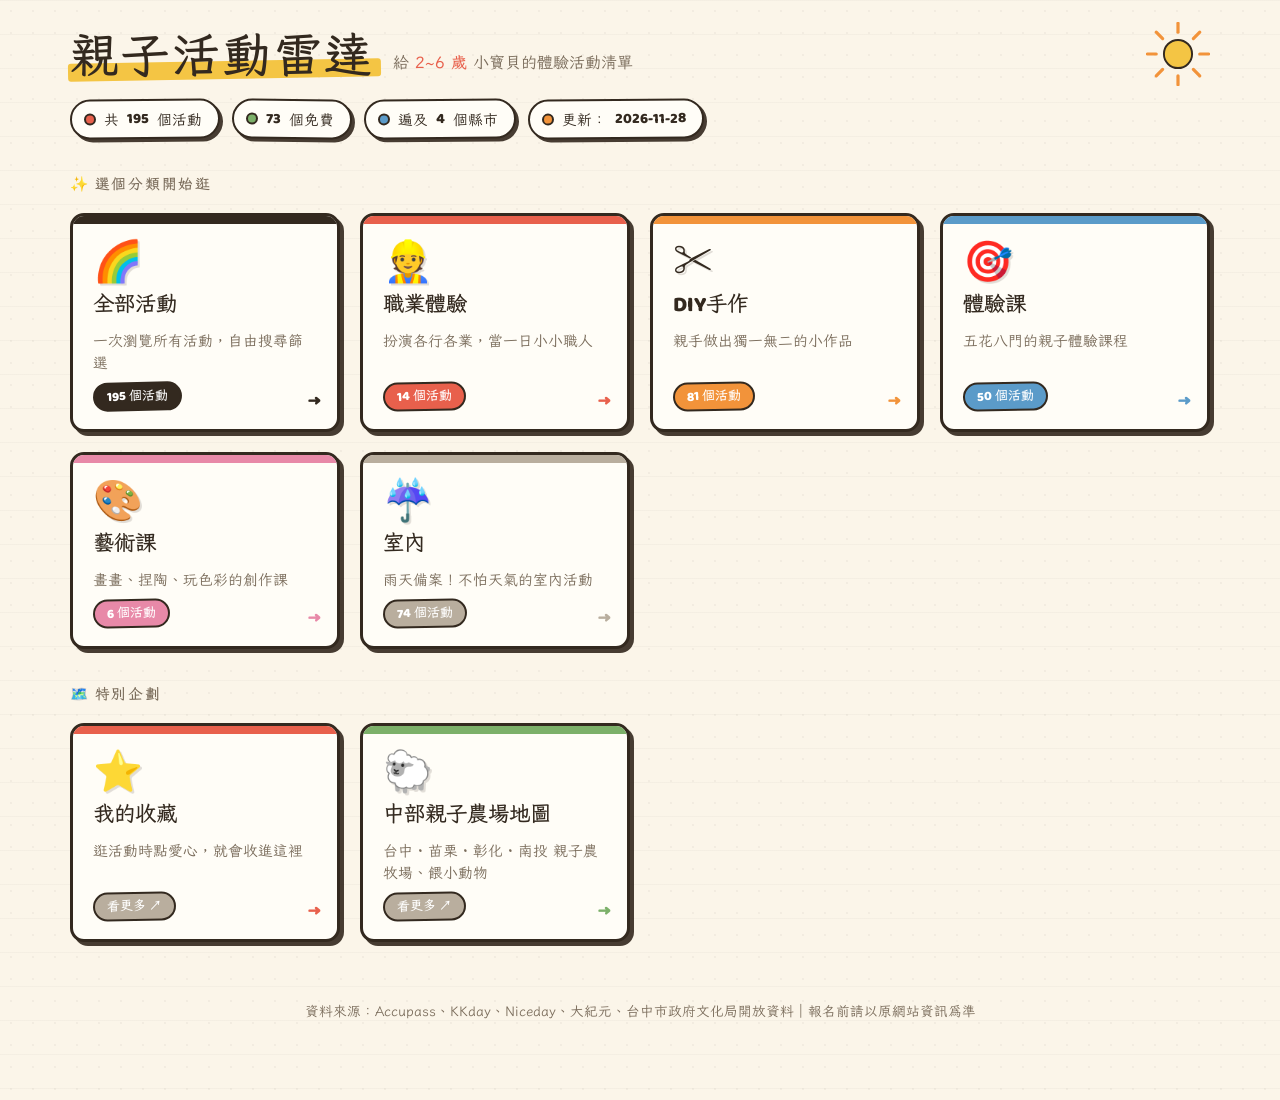
<file: index.html>
<!DOCTYPE html>
<html lang="zh-Hant">
<head>
<meta charset="UTF-8">
<meta name="viewport" content="width=device-width, initial-scale=1.0">
<title>親子活動雷達｜2~6 歲體驗活動分類入口</title>
<meta name="theme-color" content="#FBF5E9">
<link rel="icon" href="favicon.svg" type="image/svg+xml">
<link rel="apple-touch-icon" href="assets/icon.svg">
<link rel="manifest" href="manifest.json">
<link rel="preconnect" href="https://fonts.googleapis.com">
<link rel="preconnect" href="https://fonts.gstatic.com" crossorigin>
<link href="https://fonts.googleapis.com/css2?family=LXGW+WenKai+TC&family=Baloo+2:wght@500;700;800&display=swap" rel="stylesheet">
<link rel="stylesheet" href="assets/style.css">
</head>
<body>
<div class="wrap">
  <header>
    <svg class="sun" viewBox="0 0 100 100" aria-hidden="true">
      <g stroke="#F2933A" stroke-width="5" stroke-linecap="round">
        <line x1="50" y1="2"  x2="50" y2="16"/><line x1="50" y1="84" x2="50" y2="98"/>
        <line x1="2"  y1="50" x2="16" y2="50"/><line x1="84" y1="50" x2="98" y2="50"/>
        <line x1="16" y1="16" x2="26" y2="26"/><line x1="74" y1="74" x2="84" y2="84"/>
        <line x1="16" y1="84" x2="26" y2="74"/><line x1="74" y1="26" x2="84" y2="16"/>
      </g>
      <circle cx="50" cy="50" r="22" fill="#F4C544" stroke="#33291F" stroke-width="3"/>
    </svg>
    <div class="title-row">
      <h1>親子活動雷達</h1>
      <div class="subtitle">給 <b>2~6 歲</b> 小寶貝的體驗活動清單</div>
    </div>
    <div class="stats" id="stats"></div>
  </header>
  <section class="install-card" id="installCard" hidden>
    <div class="install-ico" aria-hidden="true">📲</div>
    <div class="install-copy">
      <strong>把親子活動雷達加到主畫面</strong>
      <span class="install-browser">像 App 一樣開啟，收藏與離線資料都會保留。</span>
      <span class="install-ios">iPhone 請點 Safari 下方分享按鈕，選「加入主畫面」。</span>
    </div>
    <button class="install-btn" id="installBtn" type="button">安裝</button>
    <button class="install-close" id="installClose" type="button" aria-label="關閉安裝提示">×</button>
  </section>

  <div class="section-label">✨ 選個分類開始逛</div>
  <main class="cat-grid" id="catGrid"></main>

  <div class="section-label">🗺️ 特別企劃</div>
  <div class="cat-grid" id="specialGrid"></div>

  <div id="message"></div>

  <footer>資料來源：Accupass、KKday、Niceday、大紀元、台中市政府文化局開放資料｜報名前請以原網站資訊為準</footer>
</div>

<script src="assets/app.js"></script>
<script>
"use strict";
const $ = id => document.getElementById(id);

async function load() {
  let data;
  try {
    const resp = await fetch("activities.json", { cache: "no-store" });
    if (!resp.ok) throw new Error("HTTP " + resp.status);
    data = await resp.json();
  } catch (e) {
    $("message").innerHTML = `
      <div class="error-box">
        <strong>讀不到 activities.json 😢</strong><br>
        ${location.protocol === "file:"
          ? "瀏覽器不允許直接從檔案讀取資料，請在專案資料夾啟動一個小伺服器："
          : "請先執行爬蟲產生資料："}<br>
        <code>python scraper.py</code>　然後　<code>python -m http.server 8000</code><br>
        再開啟 <code>http://localhost:8000</code>
      </div>`;
    return;
  }

  const all = data.activities || [];

  // 統計貼紙
  const freeCount = all.filter(a => a.is_free).length;
  const cityCount = new Set(all.map(a => a.location_city).filter(Boolean)).size;
  $("stats").innerHTML = `
    <span class="stat"><span class="dot" style="background:var(--red)"></span>共 <strong>${all.length}</strong> 個活動</span>
    <span class="stat"><span class="dot" style="background:var(--green)"></span><strong>${freeCount}</strong> 個免費</span>
    <span class="stat"><span class="dot" style="background:var(--blue)"></span>遍及 <strong>${cityCount}</strong> 個縣市</span>
    <span class="stat"><span class="dot" style="background:var(--orange)"></span>更新：<strong>${(data.scraped_at || "").slice(0, 10)}</strong></span>`;

  // 各分類數量
  const count = tag => all.filter(a => (a.tags || []).includes(tag)).length;

  // 分類磚
  const grid = $("catGrid");
  // 「全部活動」磚永遠擺第一個
  grid.appendChild(tile({
    key: "all", icon: "🌈", color: "var(--ink)",
    name: "全部活動", blurb: "一次瀏覽所有活動，自由搜尋篩選",
  }, all.length, "category.html?cat=all"));

  for (const c of CATEGORIES) {
    const n = count(c.key);
    if (n === 0) continue; // 沒有活動的分類先不顯示
    grid.appendChild(tile({ ...c, name: c.key }, n,
      "category.html?cat=" + encodeURIComponent(c.key)));
  }

  // 特別企劃磚
  const sg = $("specialGrid");
  // 我的收藏（讀 localStorage）
  const nFav = favCount();
  sg.appendChild(tile({
    key: "fav", icon: "⭐", color: "var(--red)",
    name: "我的收藏", blurb: nFav ? `已收藏 ${nFav} 個活動，點開看清單` : "逛活動時點愛心，就會收進這裡",
  }, null, "category.html?cat=fav"));
  for (const s of SPECIAL) {
    sg.appendChild(tile(s, null, s.href));
  }
}

function tile(c, n, href) {
  const a = document.createElement("a");
  a.className = "cat-tile";
  a.href = href;
  a.style.setProperty("--tile-c", c.color);
  const countHtml = n != null
    ? `<span class="count">${n} 個活動</span>`
    : `<span class="count muted">看更多 ↗</span>`;
  a.innerHTML = `
    <div class="ic">${c.icon}</div>
    <div class="name">${esc(c.name)}</div>
    <div class="blurb">${esc(c.blurb)}</div>
    ${countHtml}
    <span class="arrow">→</span>`;
  return a;
}

const INSTALL_DISMISS_KEY = "kar_install_dismissed";
let deferredInstallPrompt = null;

function setupInstallPrompt() {
  const card = $("installCard");
  const btn = $("installBtn");
  const close = $("installClose");
  if (!card || isStandalone() || wasInstallDismissed()) return;

  window.addEventListener("beforeinstallprompt", e => {
    e.preventDefault();
    deferredInstallPrompt = e;
    showInstallCard("browser");
  });

  window.addEventListener("appinstalled", () => hideInstallCard(true));

  if (isIOSSafari()) {
    // iOS Safari does not expose beforeinstallprompt; show manual instructions instead.
    setTimeout(() => {
      if (!isStandalone() && !wasInstallDismissed()) showInstallCard("ios");
    }, 900);
  }

  btn.addEventListener("click", async () => {
    if (!deferredInstallPrompt) return;
    deferredInstallPrompt.prompt();
    try { await deferredInstallPrompt.userChoice; } catch (e) {}
    deferredInstallPrompt = null;
    hideInstallCard(true);
  });

  close.addEventListener("click", () => hideInstallCard(true));
}

function showInstallCard(mode) {
  const card = $("installCard");
  const btn = $("installBtn");
  if (!card) return;
  card.dataset.mode = mode;
  btn.hidden = mode !== "browser";
  card.hidden = false;
}

function hideInstallCard(remember) {
  const card = $("installCard");
  if (remember) localStorage.setItem(INSTALL_DISMISS_KEY, "1");
  if (card) card.hidden = true;
}

function wasInstallDismissed() {
  return localStorage.getItem(INSTALL_DISMISS_KEY) === "1";
}

function isStandalone() {
  return window.matchMedia("(display-mode: standalone)").matches || window.navigator.standalone === true;
}

function isIOSSafari() {
  const ua = navigator.userAgent;
  const isiOS = /iPad|iPhone|iPod/.test(ua) || (navigator.platform === "MacIntel" && navigator.maxTouchPoints > 1);
  const isSafari = /Safari/.test(ua) && !/CriOS|FxiOS|EdgiOS/.test(ua);
  return isiOS && isSafari;
}

registerSW();
setupInstallPrompt();
load();
</script>
</body>
</html>
</file>
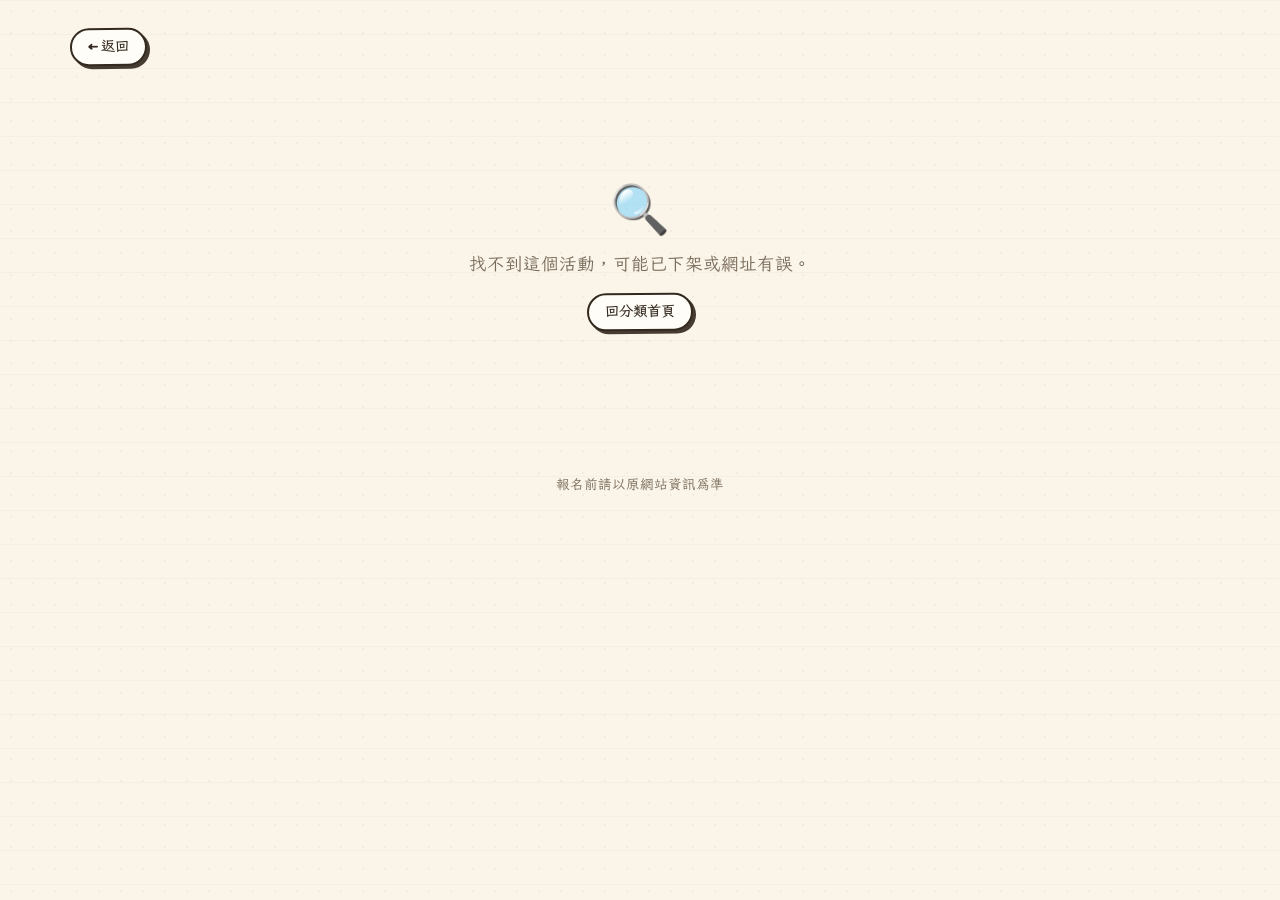
<file: activity.html>
<!DOCTYPE html>
<html lang="zh-Hant">
<head>
<meta charset="UTF-8">
<meta name="viewport" content="width=device-width, initial-scale=1.0">
<title>活動詳情｜親子活動雷達</title>
<meta name="theme-color" content="#FBF5E9">
<link rel="icon" href="favicon.svg" type="image/svg+xml">
<link rel="apple-touch-icon" href="assets/icon.svg">
<link rel="manifest" href="manifest.json">
<link rel="preconnect" href="https://fonts.googleapis.com">
<link rel="preconnect" href="https://fonts.gstatic.com" crossorigin>
<link href="https://fonts.googleapis.com/css2?family=LXGW+WenKai+TC&family=Baloo+2:wght@500;700;800&display=swap" rel="stylesheet">
<link rel="stylesheet" href="assets/style.css">
</head>
<body>
<div class="wrap">
  <header>
    <a href="#" id="backLink" class="back-link">← 返回</a>
  </header>
  <div id="detail"></div>
  <footer>報名前請以原網站資訊為準</footer>
</div>

<script src="assets/app.js"></script>
<script>
"use strict";
const $ = id => document.getElementById(id);
const id = new URLSearchParams(location.search).get("id");

// 返回鍵：有歷史就回上一頁，否則回首頁
$("backLink").addEventListener("click", e => {
  e.preventDefault();
  if (history.length > 1) history.back(); else location.href = "./";
});

async function load() {
  let data;
  try {
    const resp = await fetch("activities.json", { cache: "no-store" });
    if (!resp.ok) throw new Error("HTTP " + resp.status);
    data = await resp.json();
  } catch (e) {
    $("detail").innerHTML = `<div class="error-box"><strong>讀不到 activities.json 😢</strong></div>`;
    return;
  }
  const a = (data.activities || []).find(x => actId(x) === id);
  if (!a) {
    $("detail").innerHTML = `<div class="empty"><span class="face">🔍</span>找不到這個活動，可能已下架或網址有誤。<br><a href="./" class="back-link" style="margin-top:18px">回分類首頁</a></div>`;
    return;
  }
  document.title = a.title + "｜親子活動雷達";

  const fav = isFav(id);
  const dateText = a.date_start
    ? a.date_start + (a.date_end && a.date_end !== a.date_start ? " ～ " + a.date_end : "")
    : "常駐體驗（場次請見報名頁）";
  const ageText = a.age_min != null
    ? `${a.age_min}${a.age_max != null ? "～" + a.age_max : "+"} 歲`
    : "年齡未標示";
  const priceText = a.is_free ? "免費" : (a.price != null ? "$" + a.price : "價格請見報名頁");
  const place = [a.location_city, a.location_address].filter(Boolean).join(" ");
  const tagHtml = (a.tags || []).map(t =>
    `<span class="tag" style="background:${TAG_COLORS[t] || "var(--paper-deep)"};color:${t in TAG_COLORS && t !== "室內" ? "var(--card)" : "var(--ink)"}">${esc(t)}</span>`
  ).join("");
  const mapsUrl = place ? "https://www.google.com/maps/search/?api=1&query=" + encodeURIComponent(a.location_address || place) : null;

  $("detail").innerHTML = `
    <div class="detail-card">
      <button class="fav-btn${fav ? " on" : ""}" id="fav" title="加入收藏">${fav ? "♥" : "♡"}</button>
      <h2>${esc(a.title)}</h2>
      <div class="detail-row"><span class="ico">📅</span><span class="k">日期</span><span>${esc(dateText)}</span></div>
      <div class="detail-row"><span class="ico">📍</span><span class="k">地點</span><span>${place ? esc(place) : "請見報名頁"}</span></div>
      <div class="detail-row"><span class="ico">🎈</span><span class="k">適齡</span><span>${esc(ageText)}</span></div>
      <div class="detail-row"><span class="ico">💰</span><span class="k">費用</span><span>${esc(priceText)}</span></div>
      ${a.organizer ? `<div class="detail-row"><span class="ico">🏠</span><span class="k">主辦</span><span>${esc(a.organizer)}</span></div>` : ""}
      <div class="detail-row"><span class="ico">🔖</span><span class="k">來源</span><span>${esc(a.source)}</span></div>
      ${a.summary ? `<div class="detail-summary">${esc(a.summary)}</div>` : ""}
      <div class="detail-tags">${tagHtml}</div>
      <div class="detail-actions">
        <a class="btn-primary" href="${esc(a.url)}" target="_blank" rel="noopener">前往報名 →</a>
        ${mapsUrl ? `<a class="btn-ghost" href="${esc(mapsUrl)}" target="_blank" rel="noopener">🗺️ 開啟地圖</a>` : ""}
        <button class="btn-ghost" id="share">🔗 分享</button>
      </div>
    </div>`;

  $("fav").addEventListener("click", () => {
    const on = toggleFav(id);
    $("fav").classList.toggle("on", on);
    $("fav").textContent = on ? "♥" : "♡";
  });
  $("share").addEventListener("click", async () => {
    const shareData = { title: a.title, text: a.title, url: location.href };
    try {
      if (navigator.share) await navigator.share(shareData);
      else { await navigator.clipboard.writeText(location.href); $("share").textContent = "✓ 已複製連結"; }
    } catch (e) {}
  });
}

registerSW();
load();
</script>
</body>
</html>
</file>
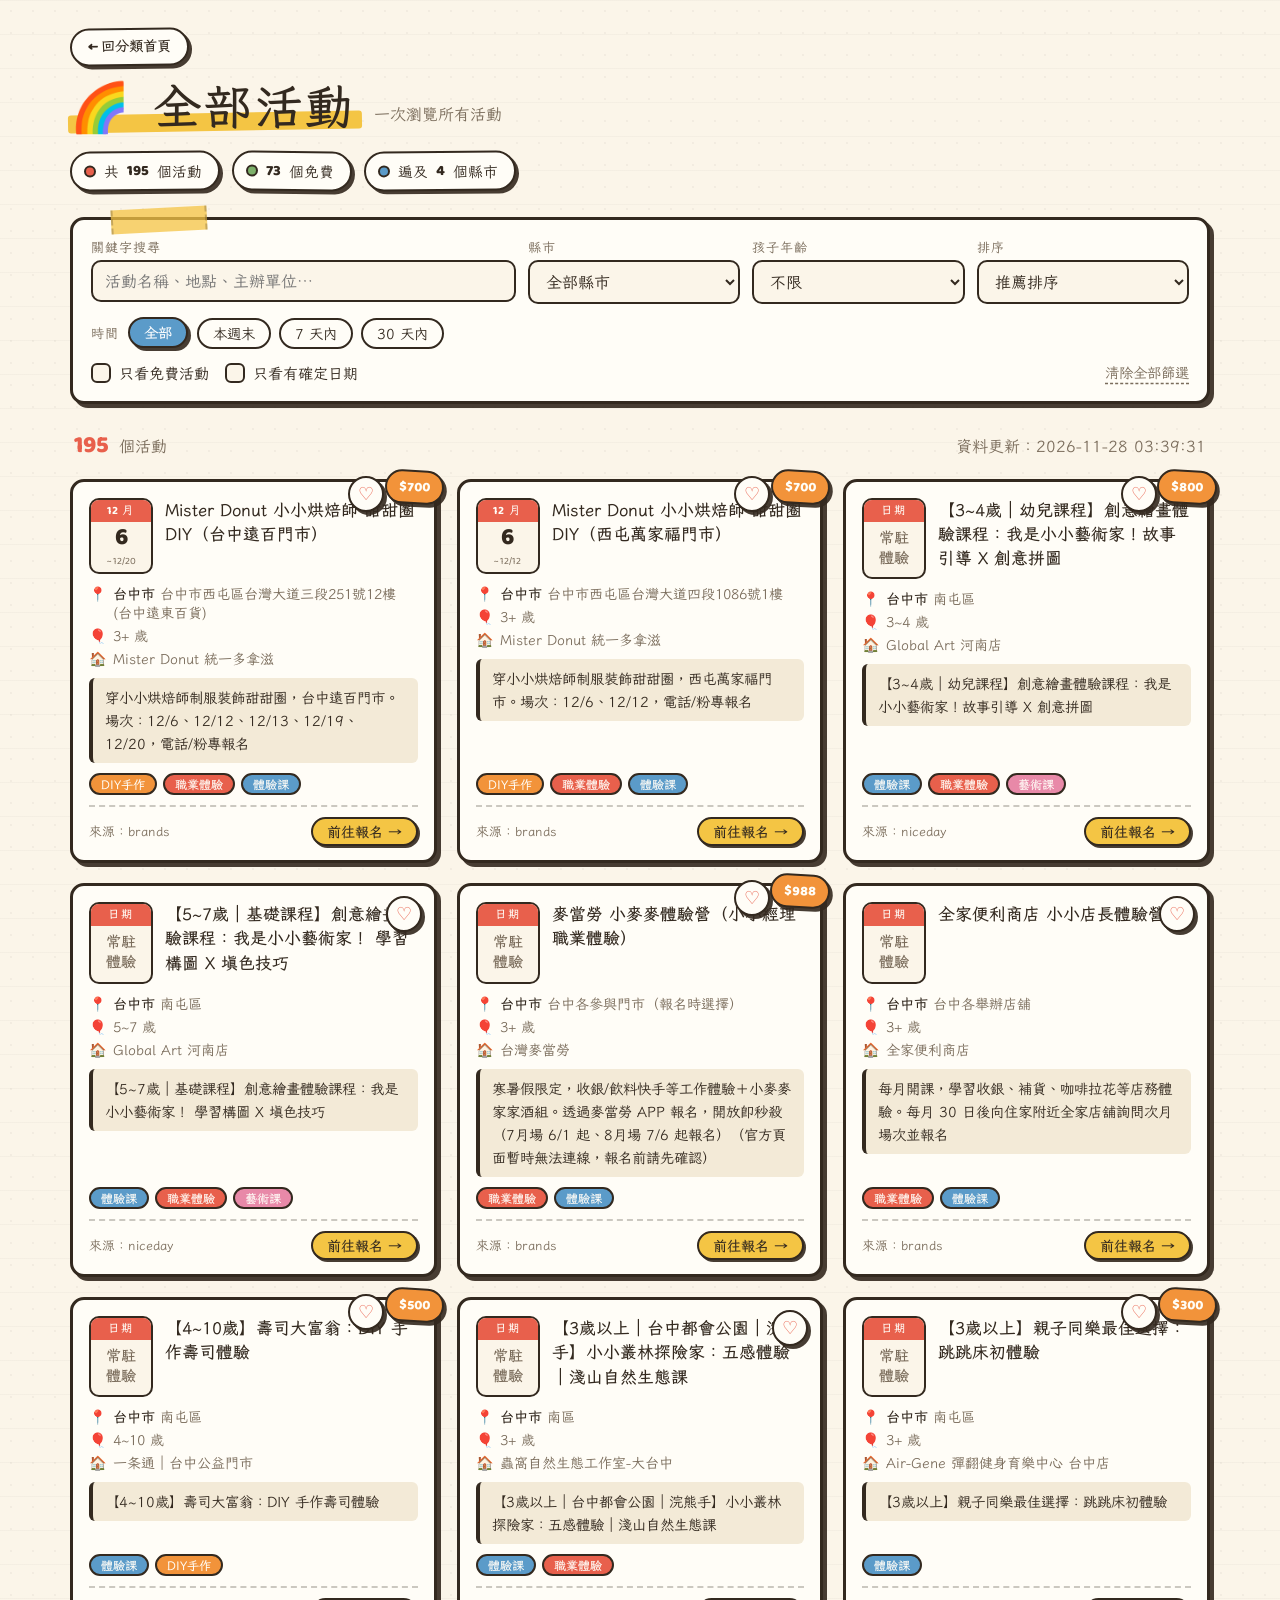
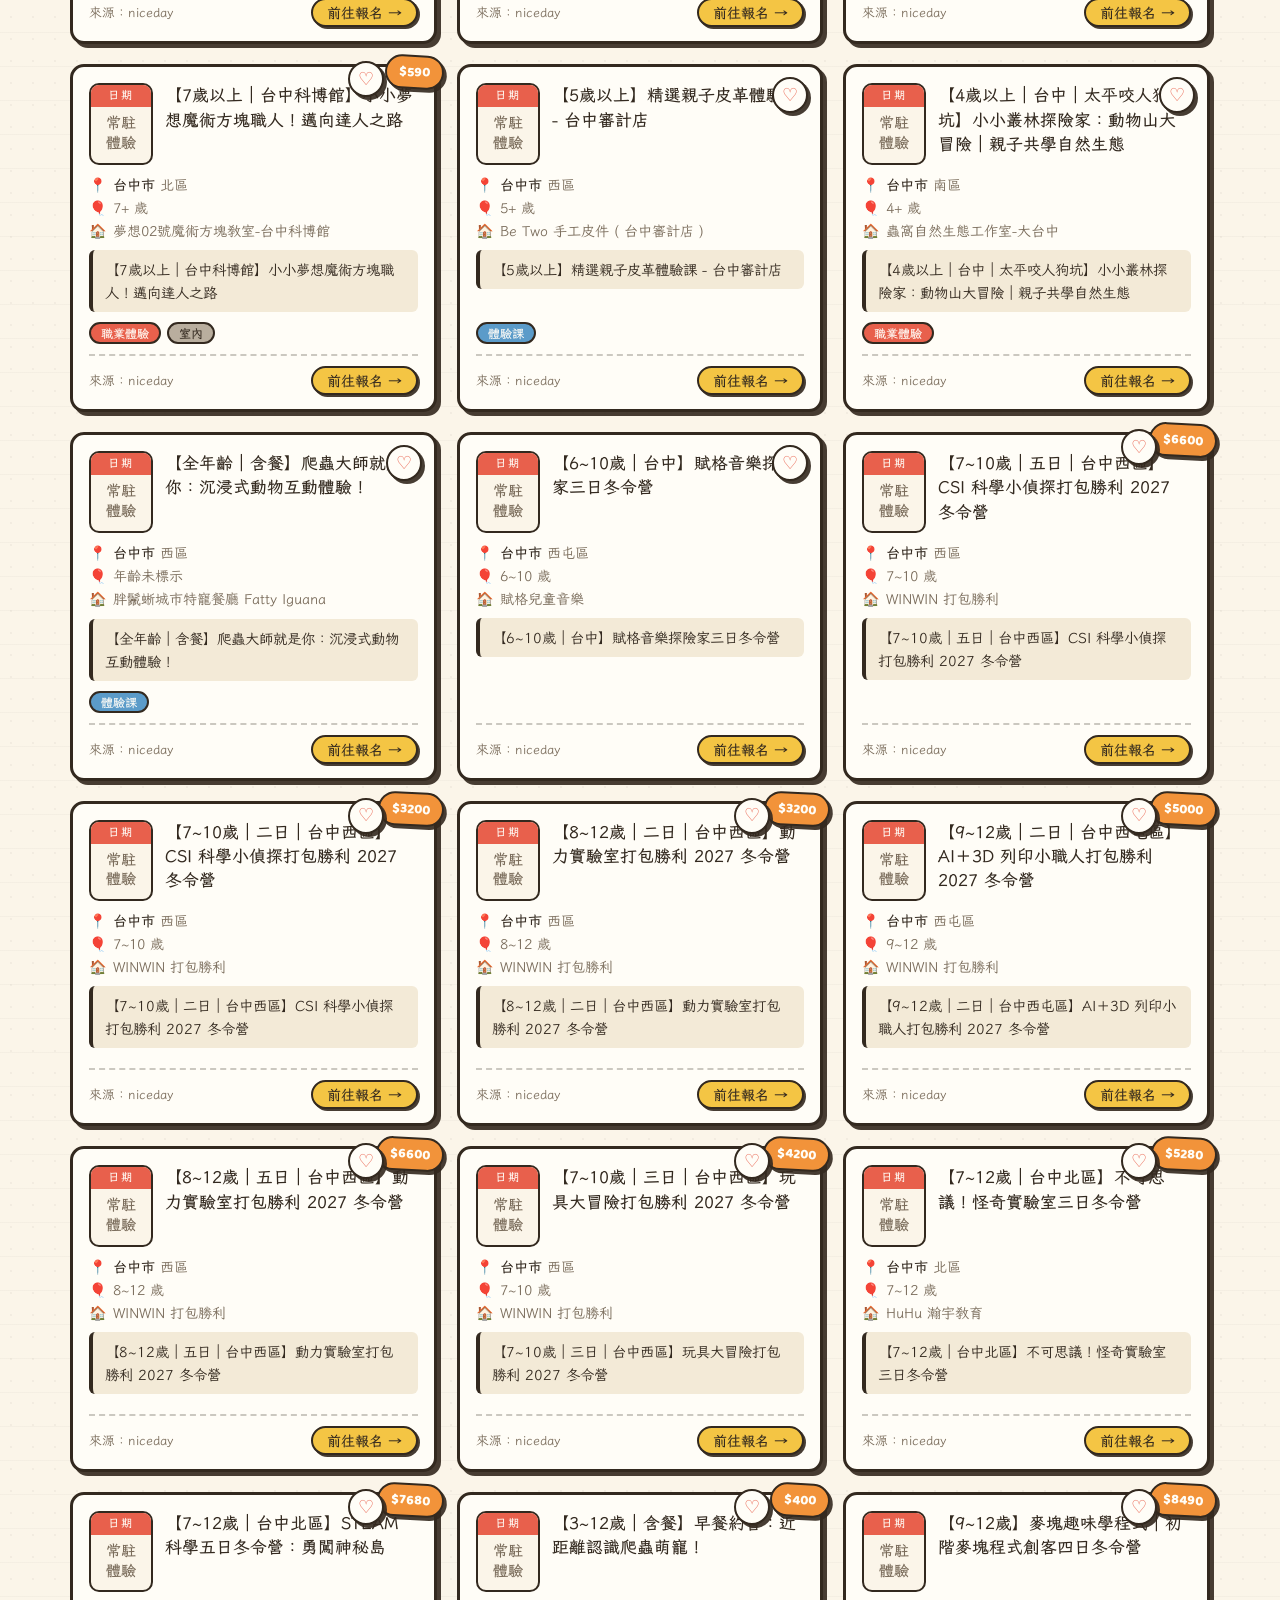
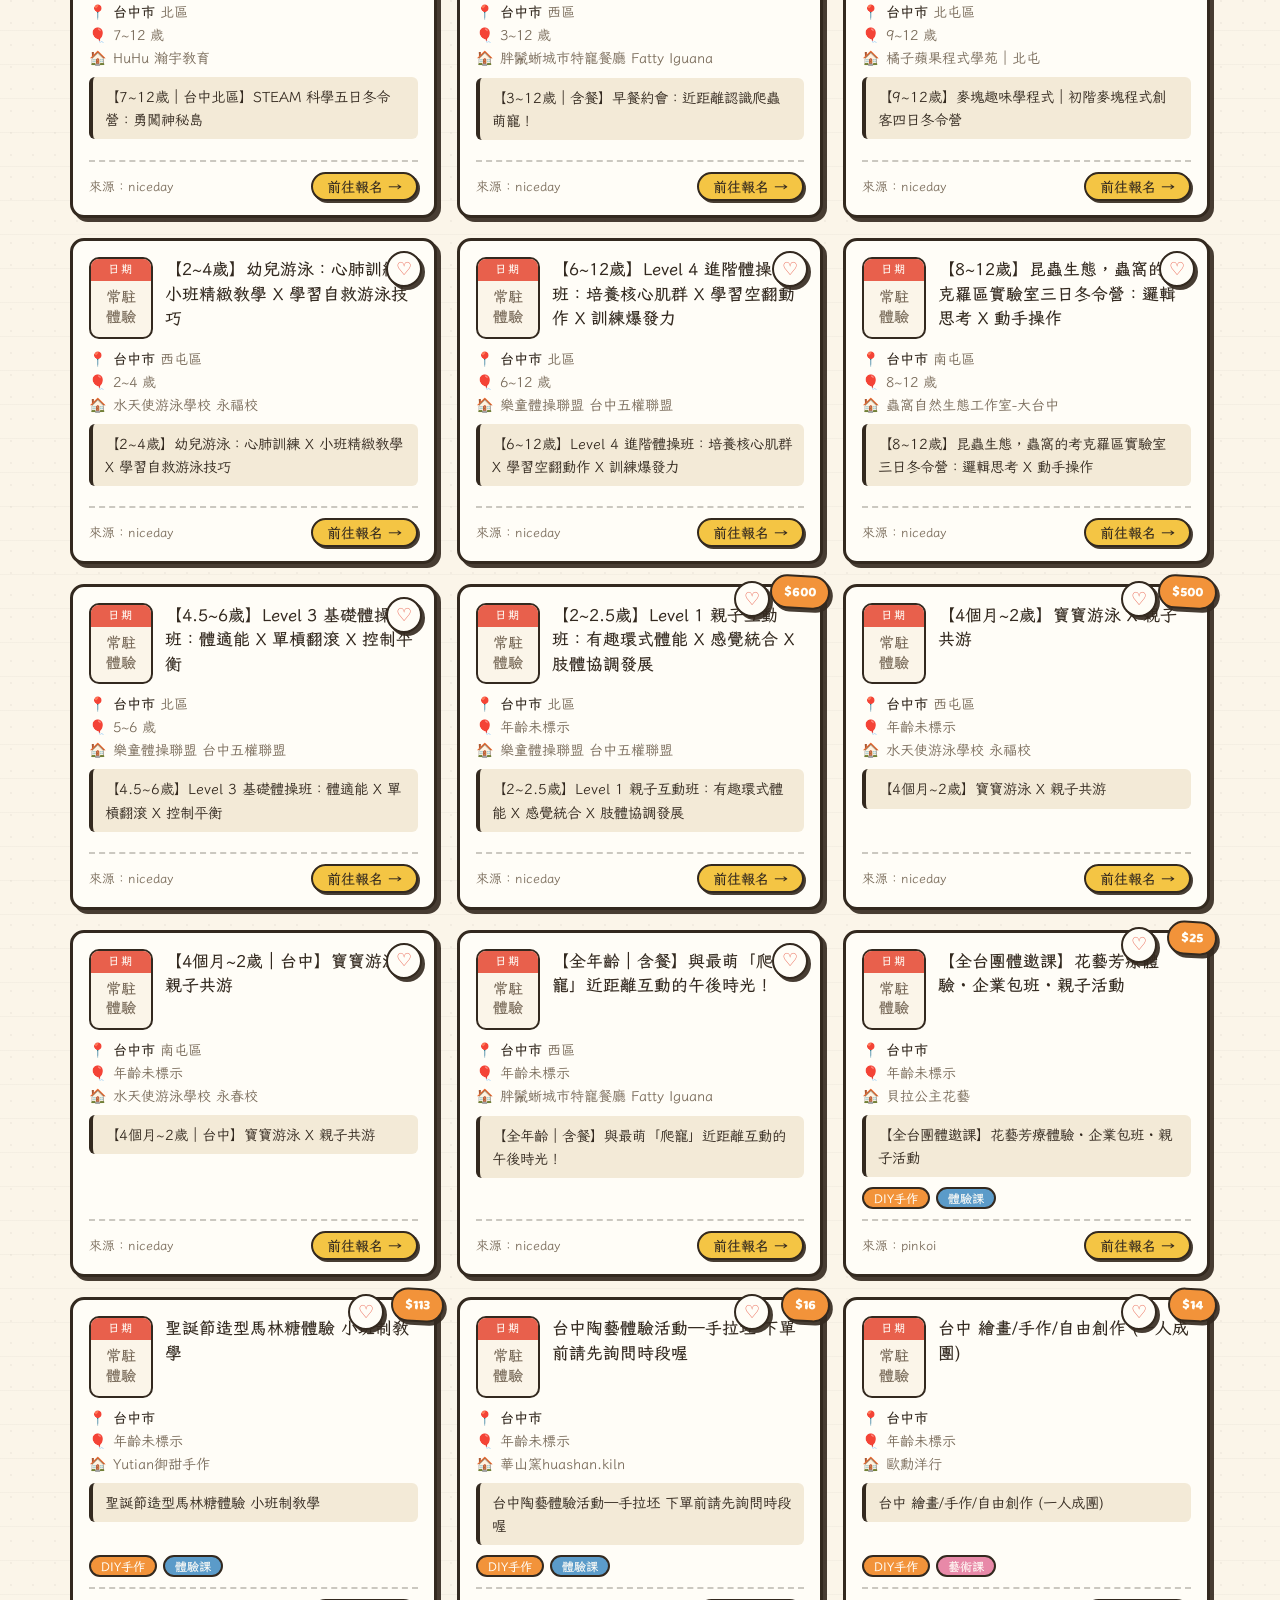
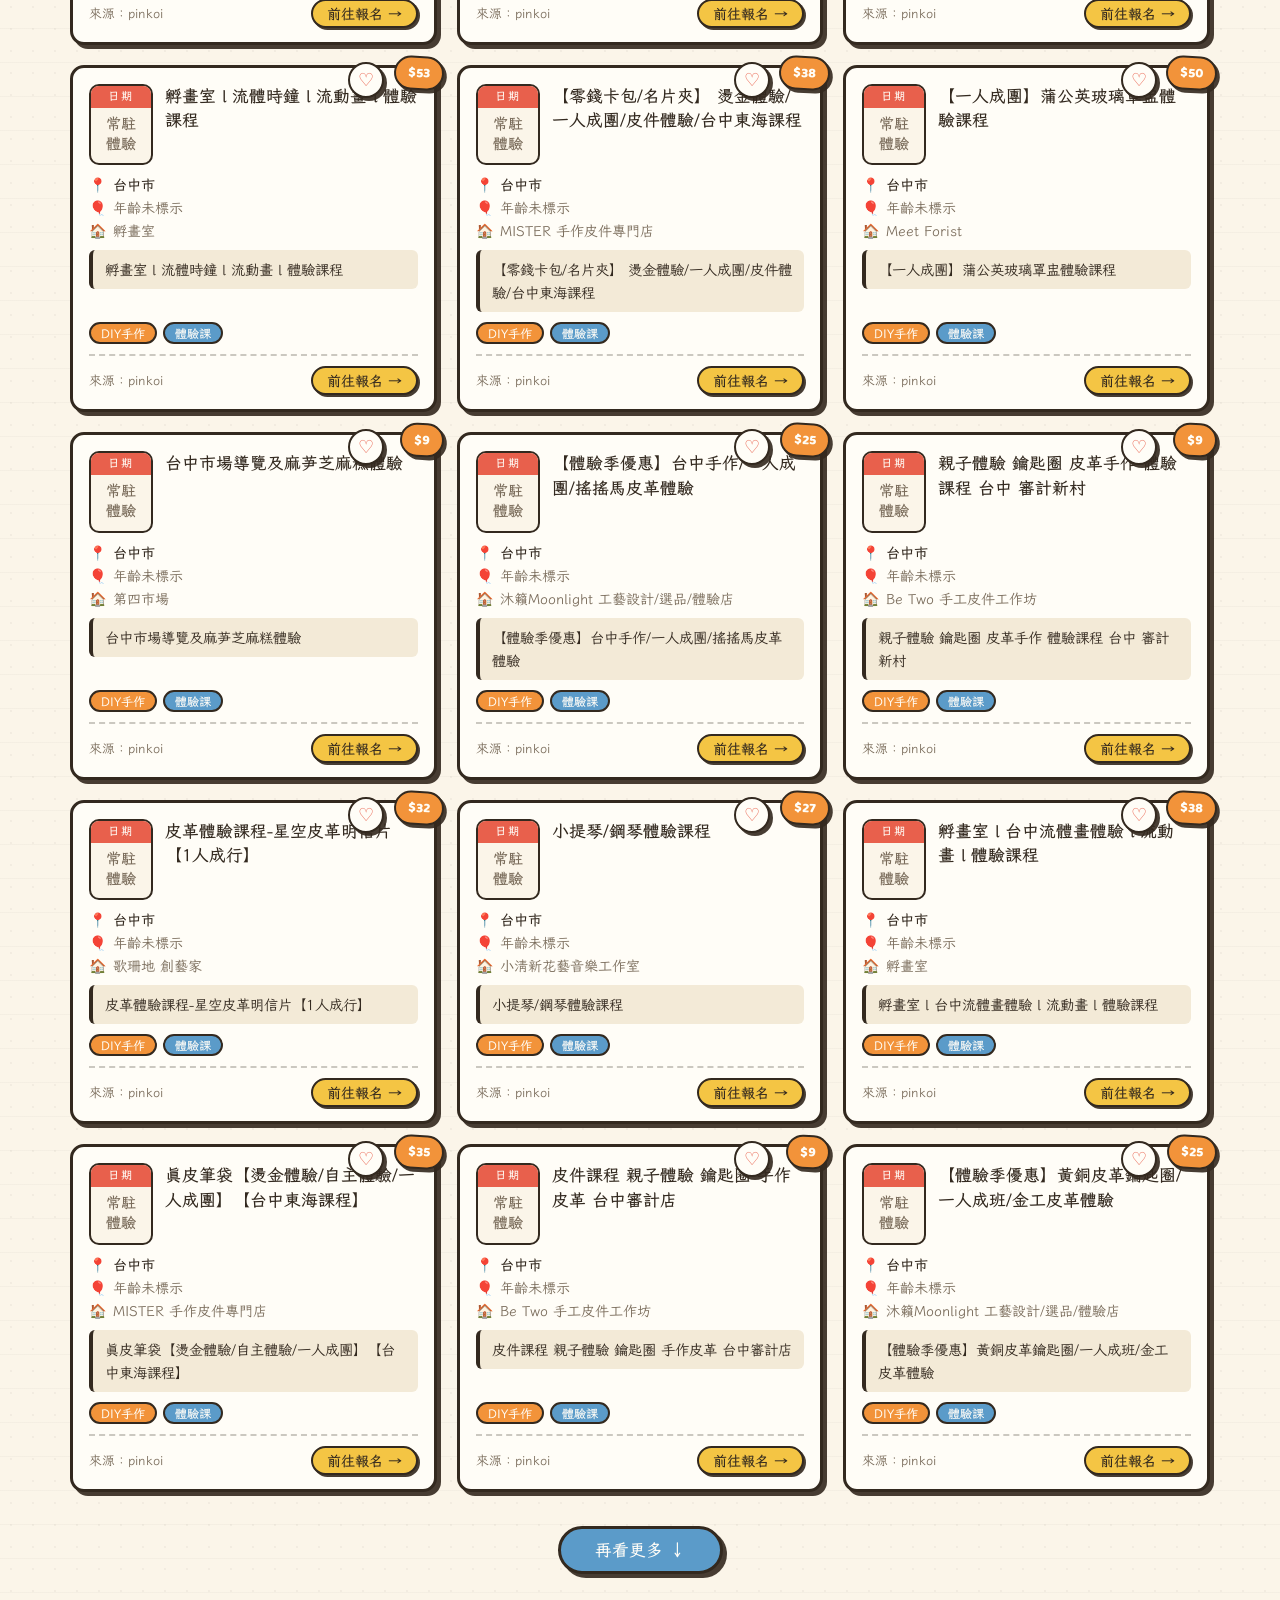
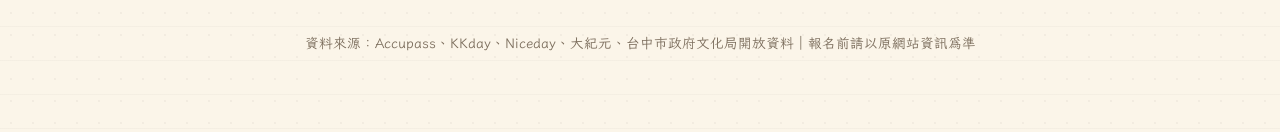
<file: category.html>
<!DOCTYPE html>
<html lang="zh-Hant">
<head>
<meta charset="UTF-8">
<meta name="viewport" content="width=device-width, initial-scale=1.0">
<title>活動分類｜親子活動雷達</title>
<meta name="theme-color" content="#FBF5E9">
<link rel="icon" href="favicon.svg" type="image/svg+xml">
<link rel="apple-touch-icon" href="assets/icon.svg">
<link rel="manifest" href="manifest.json">
<link rel="preconnect" href="https://fonts.googleapis.com">
<link rel="preconnect" href="https://fonts.gstatic.com" crossorigin>
<link href="https://fonts.googleapis.com/css2?family=LXGW+WenKai+TC&family=Baloo+2:wght@500;700;800&display=swap" rel="stylesheet">
<link rel="stylesheet" href="assets/style.css">
</head>
<body>
<div class="wrap">
  <header>
    <a href="./" class="back-link">← 回分類首頁</a>
    <div class="title-row">
      <h1 id="catTitle">活動分類</h1>
      <div class="subtitle" id="catBlurb"></div>
    </div>
    <div class="stats" id="stats"></div>
  </header>

  <section class="filters" id="filters" hidden>
    <div class="filter-grid">
      <div class="field">
        <label for="q">關鍵字搜尋</label>
        <input type="search" id="q" placeholder="活動名稱、地點、主辦單位…">
      </div>
      <div class="field">
        <label for="city">縣市</label>
        <select id="city"><option value="">全部縣市</option></select>
      </div>
      <div class="field">
        <label for="age">孩子年齡</label>
        <select id="age">
          <option value="">不限</option>
          <option value="2">2 歲</option>
          <option value="3">3 歲</option>
          <option value="4">4 歲</option>
          <option value="5">5 歲</option>
          <option value="6">6 歲</option>
        </select>
      </div>
      <div class="field">
        <label for="sort">排序</label>
        <select id="sort">
          <option value="rank">推薦排序</option>
          <option value="date">日期最近</option>
          <option value="price">價格低到高</option>
        </select>
      </div>
    </div>
    <div class="quick-row" id="quickRow">
      <span class="row-label">時間</span>
      <button class="quick on" data-q="all">全部</button>
      <button class="quick" data-q="weekend">本週末</button>
      <button class="quick" data-q="7">7 天內</button>
      <button class="quick" data-q="30">30 天內</button>
    </div>
    <div class="toggle-row">
      <label class="toggle"><input type="checkbox" id="freeOnly"><span class="box">✓</span>只看免費活動</label>
      <label class="toggle"><input type="checkbox" id="datedOnly"><span class="box">✓</span>只看有確定日期</label>
      <button class="reset-btn" id="reset">清除全部篩選</button>
    </div>
  </section>

  <div class="result-bar" id="resultBar" hidden>
    <span class="count" id="count">0</span><span class="label">個活動</span>
    <span class="label" id="scrapedAt" style="margin-left:auto"></span>
  </div>

  <main class="grid" id="grid"></main>
  <div class="more-row" id="moreRow" hidden>
    <button class="more-btn" id="moreBtn">再看更多 ↓</button>
  </div>
  <div id="message"></div>

  <footer>資料來源：Accupass、KKday、Niceday、大紀元、台中市政府文化局開放資料｜報名前請以原網站資訊為準</footer>
</div>

<script src="assets/app.js"></script>
<script>
"use strict";
const PAGE_SIZE = 48;
const $ = id => document.getElementById(id);

const params = new URLSearchParams(location.search);
const CAT = params.get("cat") || "all";
const IS_FAV = CAT === "fav";
const META = CATEGORIES.find(c => c.key === CAT) ||
  (IS_FAV
    ? { key: "fav", icon: "⭐", color: "var(--red)", blurb: "你收藏的活動，存在這個瀏覽器裡" }
    : { key: "all", icon: "🌈", color: "var(--ink)", blurb: "一次瀏覽所有活動" });
const CAT_NAME = IS_FAV ? "我的收藏" : (CAT === "all" ? "全部活動" : CAT);

let all = [];
let view = [];
let shown = 0;

async function load() {
  document.documentElement.style.setProperty("--tile-c", META.color);
  $("catTitle").textContent = META.icon + " " + CAT_NAME;
  $("catBlurb").textContent = META.blurb;
  document.title = CAT_NAME + "｜親子活動雷達";

  let data;
  try {
    const resp = await fetch("activities.json", { cache: "no-store" });
    if (!resp.ok) throw new Error("HTTP " + resp.status);
    data = await resp.json();
  } catch (e) {
    $("message").innerHTML = `
      <div class="error-box">
        <strong>讀不到 activities.json 😢</strong><br>
        ${location.protocol === "file:"
          ? "瀏覽器不允許直接從檔案讀取資料，請在專案資料夾啟動一個小伺服器："
          : "請先執行爬蟲產生資料："}<br>
        <code>python scraper.py</code>　然後　<code>python -m http.server 8000</code><br>
        再開啟 <code>http://localhost:8000</code>
      </div>`;
    return;
  }

  const source = (data.activities || []).map((a, i) => ({ ...a, _rank: i, _id: actId(a) }));
  if (IS_FAV) {
    const favs = getFavs();
    all = source.filter(a => favs.has(a._id));
  } else {
    all = source.filter(a => CAT === "all" || (a.tags || []).includes(CAT));
  }
  $("scrapedAt").textContent = "資料更新：" + (data.scraped_at || "").replace("T", " ");

  buildStats();
  buildCityOptions();
  bindEvents();
  restoreFromURL();
  $("filters").hidden = false;
  $("resultBar").hidden = false;
  applyFilters();
}

function buildStats() {
  const freeCount = all.filter(a => a.is_free).length;
  const cityCount = new Set(all.map(a => a.location_city).filter(Boolean)).size;
  $("stats").innerHTML = `
    <span class="stat"><span class="dot" style="background:var(--red)"></span>共 <strong>${all.length}</strong> 個活動</span>
    <span class="stat"><span class="dot" style="background:var(--green)"></span><strong>${freeCount}</strong> 個免費</span>
    <span class="stat"><span class="dot" style="background:var(--blue)"></span>遍及 <strong>${cityCount}</strong> 個縣市</span>`;
}

function buildCityOptions() {
  const counts = {};
  for (const a of all) if (a.location_city) counts[a.location_city] = (counts[a.location_city] || 0) + 1;
  const cities = Object.entries(counts).sort((x, y) => y[1] - x[1]);
  for (const [city, n] of cities) {
    const opt = document.createElement("option");
    opt.value = city;
    opt.textContent = `${city}（${n}）`;
    $("city").appendChild(opt);
  }
}

let curQuick = "all";

function bindEvents() {
  for (const id of ["q", "city", "age", "sort", "freeOnly", "datedOnly"])
    $(id).addEventListener("input", applyFilters);
  $("quickRow").addEventListener("click", e => {
    const b = e.target.closest(".quick"); if (!b) return;
    $("quickRow").querySelectorAll(".quick").forEach(x => x.classList.remove("on"));
    b.classList.add("on"); curQuick = b.dataset.q;
    applyFilters();
  });
  $("reset").addEventListener("click", () => {
    $("q").value = ""; $("city").value = ""; $("age").value = ""; $("sort").value = "rank";
    $("freeOnly").checked = false; $("datedOnly").checked = false;
    curQuick = "all";
    $("quickRow").querySelectorAll(".quick").forEach(x => x.classList.toggle("on", x.dataset.q === "all"));
    applyFilters();
  });
  $("moreBtn").addEventListener("click", () => render(false));
  // 收藏頁：移除收藏後即時更新清單
  if (IS_FAV) document.addEventListener("fav-changed", e => {
    if (!e.detail.on) { all = all.filter(a => a._id !== e.detail.id); buildStats(); applyFilters(); }
  });
}

function restoreFromURL() {
  if (params.get("q")) $("q").value = params.get("q");
  if (params.get("city")) $("city").value = params.get("city");
  if (params.get("age")) $("age").value = params.get("age");
  if (params.get("sort")) $("sort").value = params.get("sort");
  if (params.get("free") === "1") $("freeOnly").checked = true;
  if (params.get("dated") === "1") $("datedOnly").checked = true;
  const q = params.get("when");
  if (q && ["all", "weekend", "7", "30"].includes(q)) {
    curQuick = q;
    $("quickRow").querySelectorAll(".quick").forEach(x => x.classList.toggle("on", x.dataset.q === q));
  }
}

function syncURL() {
  const p = new URLSearchParams();
  p.set("cat", CAT);
  if ($("q").value.trim()) p.set("q", $("q").value.trim());
  if ($("city").value) p.set("city", $("city").value);
  if ($("age").value) p.set("age", $("age").value);
  if ($("sort").value !== "rank") p.set("sort", $("sort").value);
  if ($("freeOnly").checked) p.set("free", "1");
  if ($("datedOnly").checked) p.set("dated", "1");
  if (curQuick !== "all") p.set("when", curQuick);
  history.replaceState(null, "", location.pathname + "?" + p.toString());
}

function applyFilters() {
  const q = $("q").value.trim().toLowerCase();
  const city = $("city").value;
  const age = $("age").value ? parseInt($("age").value, 10) : null;
  const freeOnly = $("freeOnly").checked;
  const datedOnly = $("datedOnly").checked;

  // 時間區間
  let from = null, to = null;
  if (curQuick === "weekend") { const [s, e] = weekendRange(); from = s; to = e; }
  else if (curQuick === "7") { from = todayISO(); to = plusDaysISO(7); }
  else if (curQuick === "30") { from = todayISO(); to = plusDaysISO(30); }

  view = all.filter(a => {
    if (q) {
      const hay = [a.title, a.summary, a.location_address, a.organizer, ...(a.tags || [])]
        .filter(Boolean).join(" ").toLowerCase();
      if (!hay.includes(q)) return false;
    }
    if (city && a.location_city !== city) return false;
    if (freeOnly && !a.is_free) return false;
    if (datedOnly && !a.date_start) return false;
    if (age !== null) {
      if (a.age_min != null && a.age_min > age) return false;
      if (a.age_max != null && a.age_max < age) return false;
    }
    if (from) {
      if (!a.date_start) return false;            // 時間篩選只看有日期的
      const s = a.date_start, e = a.date_end || a.date_start;
      if (e < from || s > to) return false;       // 區間不重疊則排除
    }
    return true;
  });

  const sort = $("sort").value;
  if (sort === "date") {
    view.sort((x, y) => (x.date_start || "9999") < (y.date_start || "9999") ? -1 : 1);
  } else if (sort === "price") {
    view.sort((x, y) => (x.price ?? 1e9) - (y.price ?? 1e9));
  } else {
    view.sort((x, y) => x._rank - y._rank);
  }

  $("count").textContent = view.length;
  syncURL();
  render(true);
}

function render(reset) {
  const grid = $("grid");
  if (reset) { grid.innerHTML = ""; shown = 0; }
  const slice = view.slice(shown, shown + PAGE_SIZE);
  slice.forEach((a, i) => grid.appendChild(card(a, i, true)));
  shown += slice.length;
  $("moreRow").hidden = shown >= view.length;
  $("message").innerHTML = view.length ? "" :
    `<div class="empty"><span class="face">${IS_FAV ? "💛" : "🧸"}</span>${
      IS_FAV ? "還沒有收藏任何活動，去逛逛點個愛心吧！" : "這個分類目前沒有符合條件的活動，放寬一點試試？"
    }</div>`;
}

registerSW();
load();
</script>
</body>
</html>
</file>
<file: assets/style.css>
/* ============================================================
   親子活動雷達 — 共用樣式（手繪紙感）
   index.html（分類 Hub）/ category.html（分類詳情）共用
   ============================================================ */
:root {
  --paper: #FBF5E9;
  --paper-deep: #F3EAD7;
  --ink: #33291F;
  --ink-soft: #7A6C5B;
  --card: #FFFDF7;
  --red: #E8604C;
  --orange: #F2933A;
  --yellow: #F4C544;
  --green: #7CB069;
  --blue: #5B9BC9;
  --pink: #E889A8;
  --purple: #9D7FBE;
  --gray: #B9AE9E;
  --shadow: 4px 4px 0 rgba(51, 41, 31, .9);
  --shadow-sm: 3px 3px 0 rgba(51, 41, 31, .9);
  --radius: 14px;
  --font-hand: "LXGW WenKai TC", "Kaiti TC", serif;
  --font-round: "Baloo 2", "LXGW WenKai TC", sans-serif;
}
* { margin: 0; padding: 0; box-sizing: border-box; }

body {
  font-family: var(--font-hand);
  background-color: var(--paper);
  background-image:
    radial-gradient(rgba(51,41,31,.045) 1px, transparent 1px),
    linear-gradient(rgba(51,41,31,.03) 1px, transparent 1px);
  background-size: 22px 22px, 100% 34px;
  color: var(--ink);
  min-height: 100vh;
}

.wrap { max-width: 1180px; margin: 0 auto; padding: 28px 20px 80px; }

/* ============ Header ============ */
header { position: relative; margin-bottom: 26px; }
.title-row { display: flex; align-items: flex-end; gap: 18px; flex-wrap: wrap; }
h1 {
  font-family: var(--font-hand);
  font-size: clamp(2rem, 5vw, 3rem);
  font-weight: 700;
  letter-spacing: .06em;
  line-height: 1.1;
  position: relative;
  display: inline-block;
}
h1::after {
  content: "";
  position: absolute; left: -2px; right: -6px; bottom: 2px;
  height: .38em;
  background: var(--yellow);
  z-index: -1;
  transform: rotate(-1deg);
  border-radius: 3px;
}
.subtitle { font-size: 1rem; color: var(--ink-soft); padding-bottom: .5em; }
.subtitle b { color: var(--red); font-weight: 700; }

.sun {
  position: absolute; top: -6px; right: 0;
  width: 64px; height: 64px;
  animation: spin 40s linear infinite;
}
@keyframes spin { to { transform: rotate(360deg); } }
@media (max-width: 640px) { .sun { display: none; } }

/* 回上一頁連結 */
.back-link {
  display: inline-flex; align-items: center; gap: 6px; margin-bottom: 14px;
  background: var(--card); color: var(--ink); border: 2.5px solid var(--ink);
  border-radius: 999px; padding: 5px 16px; font-family: var(--font-round);
  font-weight: 700; font-size: .9rem; box-shadow: var(--shadow-sm);
  text-decoration: none; transform: rotate(-.6deg);
  transition: transform .12s, box-shadow .12s;
}
.back-link:hover { transform: translate(-1px,-1px) rotate(-.6deg); box-shadow: 4px 4px 0 rgba(51,41,31,.9); }

/* ============ 統計貼紙 ============ */
.stats { display: flex; gap: 12px; margin-top: 18px; flex-wrap: wrap; }
.stat {
  background: var(--card);
  border: 2.5px solid var(--ink);
  border-radius: 999px;
  padding: 6px 16px 6px 12px;
  font-size: .92rem;
  box-shadow: var(--shadow-sm);
  display: flex; align-items: center; gap: 8px;
  transform: rotate(-.5deg);
}
.stat:nth-child(2) { transform: rotate(.7deg); }
.stat:nth-child(3) { transform: rotate(-.4deg); }
.stat .dot { width: 12px; height: 12px; border-radius: 50%; border: 2px solid var(--ink); }
.stat strong { font-family: var(--font-round); font-weight: 800; }

/* ============ 分類磚（Hub） ============ */
.section-label {
  font-family: var(--font-round); font-weight: 800; font-size: .92rem;
  color: var(--ink-soft); letter-spacing: .12em; margin: 34px 0 4px;
  display: flex; align-items: center; gap: 8px;
}
.cat-grid {
  display: grid;
  grid-template-columns: repeat(auto-fill, minmax(250px, 1fr));
  gap: 20px;
  margin-top: 16px;
}
.cat-tile {
  position: relative;
  display: flex; flex-direction: column; gap: 8px;
  background: var(--card);
  border: 3px solid var(--ink);
  border-radius: var(--radius);
  box-shadow: var(--shadow);
  padding: 20px 20px 18px;
  text-decoration: none; color: var(--ink);
  min-height: 168px;
  overflow: hidden;
  transition: transform .14s ease, box-shadow .14s ease;
}
.cat-tile::before {
  content: ""; position: absolute; top: 0; left: 0; right: 0; height: 8px;
  background: var(--tile-c, var(--green));
}
.cat-tile:hover { transform: translate(-2px,-3px) rotate(-.3deg); box-shadow: 6px 7px 0 rgba(51,41,31,.9); }
.cat-tile .ic {
  font-size: 2.5rem; line-height: 1; margin-top: 4px;
  filter: drop-shadow(2px 2px 0 rgba(51,41,31,.15));
}
.cat-tile .name { font-family: var(--font-round); font-weight: 800; font-size: 1.34rem; }
.cat-tile .blurb { font-size: .92rem; color: var(--ink-soft); line-height: 1.5; flex: 1; }
.cat-tile .count {
  align-self: flex-start;
  font-family: var(--font-round); font-weight: 800; font-size: .82rem;
  color: #fff; background: var(--tile-c, var(--green));
  border: 2px solid var(--ink); border-radius: 999px;
  padding: 2px 12px; transform: rotate(-1.2deg);
}
.cat-tile .count.muted { background: var(--gray); }
.cat-tile .arrow {
  position: absolute; right: 16px; bottom: 14px;
  font-family: var(--font-round); font-weight: 800; font-size: 1.1rem;
  color: var(--tile-c, var(--green));
  transition: transform .14s ease;
}
.cat-tile:hover .arrow { transform: translateX(4px); }

/* ============ 篩選區 ============ */
.filters {
  background: var(--card);
  border: 3px solid var(--ink);
  border-radius: var(--radius);
  box-shadow: var(--shadow);
  padding: 18px;
  margin: 26px 0 10px;
  position: relative;
}
.filters::before {
  content: "";
  position: absolute; top: -12px; left: 38px;
  width: 92px; height: 24px;
  background: rgba(244, 197, 68, .75);
  transform: rotate(-3deg);
  border-left: 2px dashed rgba(51,41,31,.25);
  border-right: 2px dashed rgba(51,41,31,.25);
}
.filter-grid {
  display: grid;
  grid-template-columns: 2fr 1fr 1fr 1fr;
  gap: 12px;
  margin-bottom: 14px;
}
@media (max-width: 820px) { .filter-grid { grid-template-columns: 1fr 1fr; } }
@media (max-width: 480px) { .filter-grid { grid-template-columns: 1fr; } }

.field label {
  display: block;
  font-size: .82rem;
  color: var(--ink-soft);
  margin-bottom: 4px;
  letter-spacing: .08em;
}
.field input, .field select {
  width: 100%;
  font-family: var(--font-hand);
  font-size: 1rem;
  color: var(--ink);
  background: var(--paper);
  border: 2.5px solid var(--ink);
  border-radius: 10px;
  padding: 8px 12px;
  outline: none;
  transition: box-shadow .15s, transform .15s;
}
.field input:focus, .field select:focus {
  box-shadow: 3px 3px 0 var(--blue);
  transform: translate(-1px, -1px);
}

.chip-row { display: flex; flex-wrap: wrap; gap: 8px; align-items: center; }
.chip-row .row-label { font-size: .82rem; color: var(--ink-soft); letter-spacing: .08em; margin-right: 2px; }
.chip {
  font-family: var(--font-hand);
  font-size: .9rem;
  border: 2.5px solid var(--ink);
  border-radius: 999px;
  background: var(--card);
  color: var(--ink);
  padding: 4px 14px;
  cursor: pointer;
  transition: transform .12s, box-shadow .12s;
  position: relative;
}
.chip:hover { transform: translate(-1px, -1px); box-shadow: var(--shadow-sm); }
.chip.on { box-shadow: var(--shadow-sm); transform: translate(-1px,-1px); font-weight: 700; }
.chip.on::after { content: " ✓"; }

.toggle-row { display: flex; gap: 16px; align-items: center; margin-top: 14px; flex-wrap: wrap; }
.toggle {
  display: inline-flex; align-items: center; gap: 8px;
  font-size: .95rem; cursor: pointer; user-select: none;
}
.toggle input { display: none; }
.toggle .box {
  width: 20px; height: 20px;
  border: 2.5px solid var(--ink); border-radius: 6px;
  background: var(--paper);
  display: grid; place-items: center;
  font-size: .8rem; font-weight: 800;
  color: transparent;
  transition: background .12s;
}
.toggle input:checked + .box { background: var(--green); color: var(--card); }
.reset-btn {
  margin-left: auto;
  font-family: var(--font-hand);
  font-size: .9rem;
  background: none; border: none;
  color: var(--ink-soft);
  cursor: pointer;
  text-decoration: underline dashed;
  text-underline-offset: 4px;
}
.reset-btn:hover { color: var(--red); }

/* ============ 結果列 ============ */
.result-bar {
  display: flex; align-items: baseline; gap: 10px;
  margin: 22px 4px 14px;
  flex-wrap: wrap;
}
.result-bar .count { font-family: var(--font-round); font-size: 1.5rem; font-weight: 800; color: var(--red); }
.result-bar .label { color: var(--ink-soft); }

/* ============ 卡片 ============ */
.grid {
  display: grid;
  grid-template-columns: repeat(auto-fill, minmax(300px, 1fr));
  gap: 20px;
}
.card {
  background: var(--card);
  border: 3px solid var(--ink);
  border-radius: var(--radius);
  box-shadow: var(--shadow);
  padding: 16px 16px 14px;
  display: flex; flex-direction: column; gap: 10px;
  position: relative;
  transition: transform .15s ease, box-shadow .15s ease;
  animation: pop .35s ease backwards;
}
.card:hover { transform: translate(-2px, -3px) rotate(-.3deg); box-shadow: 6px 7px 0 rgba(51,41,31,.9); }
@keyframes pop {
  from { opacity: 0; transform: translateY(14px) scale(.97); }
  to   { opacity: 1; transform: none; }
}

.card-top { display: flex; gap: 12px; align-items: flex-start; }
.date-block {
  flex-shrink: 0;
  width: 64px;
  border: 2.5px solid var(--ink);
  border-radius: 10px;
  overflow: hidden;
  text-align: center;
  font-family: var(--font-round);
  background: var(--paper);
}
.date-block .m { background: var(--red); color: var(--card); font-size: .72rem; font-weight: 700; padding: 2px 0; letter-spacing: .1em; }
.date-block .d { font-size: 1.5rem; font-weight: 800; line-height: 1.3; }
.date-block .range { font-size: .62rem; color: var(--ink-soft); padding-bottom: 3px; }
.date-block.unknown .d { font-size: .95rem; padding: 8px 0; color: var(--ink-soft); }

.card h3 { font-size: 1.05rem; font-weight: 700; line-height: 1.45; flex: 1; }
.card h3 a { color: inherit; text-decoration: none; }
.card h3 a:hover { text-decoration: underline wavy var(--blue); text-underline-offset: 4px; }

.meta { display: flex; flex-direction: column; gap: 4px; font-size: .88rem; color: var(--ink-soft); }
.meta .line { display: flex; gap: 6px; align-items: baseline; }
.meta .ico { flex-shrink: 0; }
.meta .city-tag { color: var(--ink); font-weight: 700; }

/* 詳情頁：活動摘要 */
.summary {
  font-size: .9rem; line-height: 1.6; color: var(--ink);
  background: var(--paper-deep);
  border-left: 4px solid var(--tile-c, var(--blue));
  border-radius: 6px;
  padding: 8px 12px;
}

.tag-list { display: flex; flex-wrap: wrap; gap: 6px; margin-top: auto; }
.tag {
  font-size: .76rem;
  border: 2px solid var(--ink);
  border-radius: 999px;
  padding: 1px 10px;
  font-weight: 700;
  color: var(--ink);
}

.card-foot {
  display: flex; align-items: center; justify-content: space-between;
  border-top: 2px dashed rgba(51,41,31,.25);
  padding-top: 10px;
  font-size: .8rem; color: var(--ink-soft);
}
.go-link {
  font-family: var(--font-hand);
  font-size: .88rem; font-weight: 700;
  color: var(--ink);
  background: var(--yellow);
  border: 2.5px solid var(--ink);
  border-radius: 999px;
  padding: 3px 14px;
  text-decoration: none;
  box-shadow: 2px 2px 0 rgba(51,41,31,.9);
  transition: transform .12s, box-shadow .12s;
}
.go-link:hover { transform: translate(-1px,-1px); box-shadow: 3px 4px 0 rgba(51,41,31,.9); }

/* 免費貼紙 */
.free-sticker {
  position: absolute; top: -12px; right: -10px;
  width: 52px; height: 52px;
  background: var(--green);
  border: 2.5px solid var(--ink);
  border-radius: 50%;
  display: grid; place-items: center;
  color: var(--card);
  font-weight: 700; font-size: .92rem;
  transform: rotate(8deg);
  box-shadow: var(--shadow-sm);
}
.price-sticker {
  position: absolute; top: -12px; right: -10px;
  background: var(--orange);
  border: 2.5px solid var(--ink);
  border-radius: 999px;
  padding: 4px 12px;
  color: var(--card);
  font-family: var(--font-round);
  font-weight: 800; font-size: .85rem;
  transform: rotate(3deg);
  box-shadow: var(--shadow-sm);
}

/* ============ 載入更多 / 空狀態 ============ */
.more-row { text-align: center; margin-top: 34px; }
.more-btn {
  font-family: var(--font-hand);
  font-size: 1.05rem; font-weight: 700;
  background: var(--blue); color: var(--card);
  border: 3px solid var(--ink);
  border-radius: 999px;
  padding: 10px 34px;
  cursor: pointer;
  box-shadow: var(--shadow);
  transition: transform .12s, box-shadow .12s;
}
.more-btn:hover { transform: translate(-2px,-2px); box-shadow: 6px 6px 0 rgba(51,41,31,.9); }

.empty {
  text-align: center;
  padding: 70px 20px;
  color: var(--ink-soft);
  font-size: 1.1rem;
}
.empty .face { font-size: 3rem; display: block; margin-bottom: 12px; }

.error-box {
  background: var(--card);
  border: 3px solid var(--red);
  border-radius: var(--radius);
  box-shadow: 4px 4px 0 var(--red);
  padding: 26px;
  margin-top: 30px;
  line-height: 1.9;
}
.error-box code {
  background: var(--paper-deep);
  border: 1.5px solid rgba(51,41,31,.3);
  border-radius: 6px;
  padding: 2px 8px;
  font-size: .9em;
}

footer {
  margin-top: 60px;
  text-align: center;
  color: var(--ink-soft);
  font-size: .85rem;
}

.hidden { display: none !important; }

/* ============ 收藏愛心 ============ */
.fav-btn {
  position: absolute; top: 10px; right: 12px;
  width: 36px; height: 36px;
  background: var(--card);
  border: 2.5px solid var(--ink);
  border-radius: 50%;
  font-size: 1.15rem; line-height: 1;
  color: var(--red);
  cursor: pointer;
  display: grid; place-items: center;
  box-shadow: var(--shadow-sm);
  transition: transform .12s, background .12s;
  z-index: 3;
}
.fav-btn:hover { transform: scale(1.12) rotate(-6deg); }
.fav-btn.on { background: var(--red); color: #fff; }
/* 卡片右上同時有貼紙時，愛心移到貼紙左邊 */
.card:has(.free-sticker) .fav-btn,
.card:has(.price-sticker) .fav-btn { right: 50px; top: -6px; }

/* ============ 快速日期篩選 chips ============ */
.quick-row { display: flex; flex-wrap: wrap; gap: 8px; align-items: center; margin-top: 12px; }
.quick-row .row-label { font-size: .82rem; color: var(--ink-soft); letter-spacing: .08em; margin-right: 2px; }
.quick {
  font-family: var(--font-hand); font-size: .9rem;
  border: 2.5px solid var(--ink); border-radius: 999px;
  background: var(--card); color: var(--ink);
  padding: 4px 14px; cursor: pointer;
  transition: transform .12s, box-shadow .12s;
}
.quick:hover { transform: translate(-1px,-1px); box-shadow: var(--shadow-sm); }
.quick.on { background: var(--blue); color: #fff; box-shadow: var(--shadow-sm); transform: translate(-1px,-1px); font-weight: 700; }

/* ============ 地圖（農場頁） ============ */
#map {
  height: 440px; width: 100%;
  border: 3px solid var(--ink); border-radius: var(--radius);
  box-shadow: var(--shadow); margin: 18px 0 8px; z-index: 1;
}
.leaflet-popup-content { font-family: var(--font-hand); }
.leaflet-popup-content b { font-family: var(--font-round); }
.map-toggle {
  display: inline-flex; align-items: center; gap: 6px;
  font-family: var(--font-round); font-weight: 700; font-size: .9rem;
  background: var(--card); color: var(--ink); border: 2.5px solid var(--ink);
  border-radius: 999px; padding: 6px 16px; cursor: pointer;
  box-shadow: var(--shadow-sm); transition: transform .12s;
}
.map-toggle:hover { transform: translate(-1px,-1px); }
.map-toggle.on { background: var(--green); color: #fff; }

/* ============ 單一活動詳情頁 ============ */
.detail-card {
  background: var(--card); border: 3px solid var(--ink);
  border-radius: var(--radius); box-shadow: var(--shadow);
  padding: 26px; position: relative; margin-top: 22px;
}
.detail-card h2 { font-size: 1.6rem; line-height: 1.35; margin-bottom: 16px; padding-right: 56px; }
.detail-row { display: flex; gap: 10px; align-items: baseline; font-size: 1rem; margin: 8px 0; }
.detail-row .ico { flex: none; width: 1.4em; }
.detail-row .k { color: var(--ink-soft); width: 4.5em; flex: none; }
.detail-summary {
  background: var(--paper-deep); border-left: 4px solid var(--blue);
  border-radius: 8px; padding: 12px 16px; margin: 16px 0; line-height: 1.7;
}
.detail-actions { display: flex; flex-wrap: wrap; gap: 12px; margin-top: 22px; }
.btn-primary, .btn-ghost {
  font-family: var(--font-round); font-weight: 800; font-size: 1rem;
  border: 3px solid var(--ink); border-radius: 999px;
  padding: 10px 24px; cursor: pointer; text-decoration: none;
  box-shadow: var(--shadow-sm); transition: transform .12s, box-shadow .12s;
  display: inline-flex; align-items: center; gap: 8px;
}
.btn-primary { background: var(--yellow); color: var(--ink); }
.btn-ghost { background: var(--card); color: var(--ink); }
.btn-primary:hover, .btn-ghost:hover { transform: translate(-2px,-2px); box-shadow: 5px 5px 0 rgba(51,41,31,.9); }
.detail-tags { display: flex; flex-wrap: wrap; gap: 8px; margin-top: 16px; }

/* ============ PWA 安裝提示 ============ */
.install-card {
  display: grid;
  grid-template-columns: auto 1fr auto auto;
  gap: 12px;
  align-items: center;
  background: var(--card);
  border: 3px solid var(--ink);
  border-radius: var(--radius);
  box-shadow: var(--shadow);
  padding: 14px 16px;
  margin: 22px 0 12px;
  transform: rotate(-.25deg);
}
.install-card[hidden] { display: none; }
.install-ico { font-size: 2rem; line-height: 1; }
.install-copy { display: flex; flex-direction: column; gap: 3px; line-height: 1.45; }
.install-copy strong { font-family: var(--font-round); font-size: 1rem; }
.install-copy span { color: var(--ink-soft); font-size: .92rem; }
.install-card .install-ios { display: none; }
.install-card[data-mode="ios"] .install-browser { display: none; }
.install-card[data-mode="ios"] .install-ios { display: inline; }
.install-btn {
  font-family: var(--font-round);
  font-weight: 800;
  color: var(--card);
  background: var(--green);
  border: 2.5px solid var(--ink);
  border-radius: 999px;
  padding: 7px 16px;
  cursor: pointer;
  box-shadow: var(--shadow-sm);
}
.install-btn[hidden] { display: none; }
.install-close {
  width: 30px; height: 30px;
  border: 2.5px solid var(--ink);
  border-radius: 50%;
  background: var(--paper);
  color: var(--ink);
  font-family: var(--font-round);
  font-size: 1.15rem;
  font-weight: 800;
  line-height: 1;
  cursor: pointer;
}
@media (max-width: 640px) {
  .install-card { grid-template-columns: auto 1fr auto; align-items: start; }
  .install-btn { grid-column: 2 / 3; justify-self: start; margin-top: 4px; }
  .install-close { grid-column: 3 / 4; grid-row: 1 / 2; }
}
</file>
